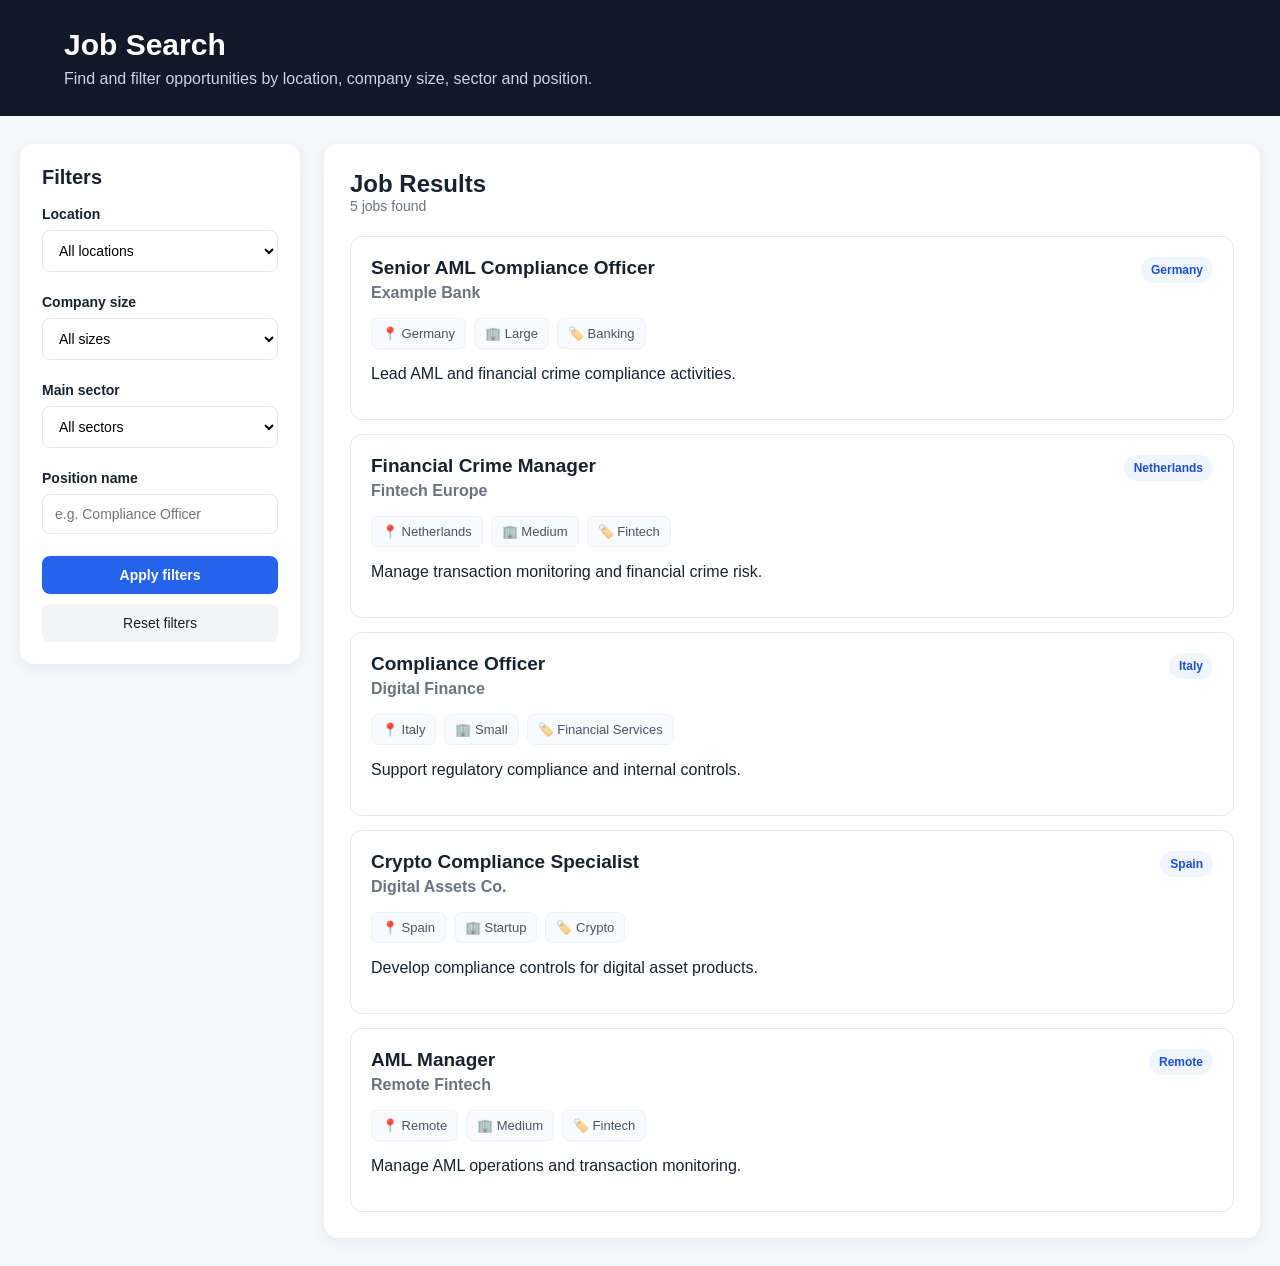
<file: job-discovery-agent 2/static/index.html>
<!DOCTYPE html>
<html lang="en">
<head>
  <meta charset="UTF-8">
  <meta name="viewport" content="width=device-width, initial-scale=1.0">
  <title>Job Search Results</title>
  <style>
    :root {
      --bg: #f5f7fb;
      --panel: #ffffff;
      --text: #182230;
      --muted: #6b7280;
      --line: #e5e7eb;
      --primary: #2563eb;
      --primary-dark: #1d4ed8;
      --chip: #eff6ff;
    }

    * { box-sizing: border-box; }

    body {
      margin: 0;
      font-family: Inter, Arial, sans-serif;
      background: var(--bg);
      color: var(--text);
    }

    header {
      background: #111827;
      color: white;
      padding: 28px 5%;
    }

    header h1 { margin: 0 0 8px; font-size: 30px; }
    header p { margin: 0; color: #cbd5e1; }

    .layout {
      max-width: 1400px;
      margin: 0 auto;
      padding: 28px 20px;
      display: grid;
      grid-template-columns: 280px 1fr;
      gap: 24px;
    }

    .filters, .results-panel {
      background: var(--panel);
      border-radius: 14px;
      box-shadow: 0 4px 18px rgba(15, 23, 42, .06);
    }

    .filters {
      padding: 22px;
      height: fit-content;
      position: sticky;
      top: 20px;
    }

    .filters h2 { margin-top: 0; font-size: 20px; }

    .filter-group { margin: 0 0 22px; }

    .filter-group label {
      display: block;
      font-weight: 700;
      font-size: 14px;
      margin-bottom: 8px;
    }

    input, select {
      width: 100%;
      padding: 11px 12px;
      border: 1px solid var(--line);
      border-radius: 8px;
      background: white;
      font-size: 14px;
    }

    input:focus, select:focus {
      outline: 2px solid #bfdbfe;
      border-color: var(--primary);
    }

    button {
      border: 0;
      border-radius: 8px;
      padding: 11px 14px;
      font-size: 14px;
      cursor: pointer;
    }

    .search-btn {
      width: 100%;
      background: var(--primary);
      color: white;
      font-weight: 700;
      margin-bottom: 10px;
    }

    .search-btn:hover { background: var(--primary-dark); }

    .reset-btn {
      width: 100%;
      background: #f3f4f6;
      color: var(--text);
    }

    .results-panel { padding: 26px; }

    .results-header {
      display: flex;
      justify-content: space-between;
      align-items: center;
      gap: 20px;
      margin-bottom: 22px;
    }

    .results-header h2 { margin: 0; }

    .count { color: var(--muted); font-size: 14px; }

    .job-list {
      display: grid;
      gap: 14px;
    }

    .job-card {
      border: 1px solid var(--line);
      border-radius: 12px;
      padding: 20px;
      transition: .2s ease;
    }

    .job-card:hover {
      border-color: #93c5fd;
      box-shadow: 0 6px 20px rgba(37, 99, 235, .08);
    }

    .job-top {
      display: flex;
      justify-content: space-between;
      gap: 20px;
    }

    .job-title {
      margin: 0 0 5px;
      font-size: 19px;
    }

    .company {
      margin: 0;
      color: var(--muted);
      font-weight: 600;
    }

    .badge {
      background: var(--chip);
      color: var(--primary-dark);
      padding: 6px 10px;
      border-radius: 999px;
      height: fit-content;
      font-size: 12px;
      font-weight: 700;
      white-space: nowrap;
    }

    .job-meta {
      display: flex;
      flex-wrap: wrap;
      gap: 8px;
      margin: 16px 0;
    }

    .meta {
      background: #f8fafc;
      border: 1px solid #eef2f7;
      padding: 7px 10px;
      border-radius: 7px;
      font-size: 13px;
      color: #475569;
    }

    .empty {
      padding: 40px;
      text-align: center;
      color: var(--muted);
    }

    @media (max-width: 850px) {
      .layout { grid-template-columns: 1fr; }
      .filters { position: static; }
    }
  </style>
</head>
<body>

<header>
  <h1>Job Search</h1>
  <p>Find and filter opportunities by location, company size, sector and position.</p>
</header>

<div class="layout">
  <aside class="filters">
    <h2>Filters</h2>

    <div class="filter-group">
      <label for="location">Location</label>
      <select id="location">
        <option value="">All locations</option>
        <option value="Italy">Italy</option>
        <option value="Germany">Germany</option>
        <option value="Netherlands">Netherlands</option>
        <option value="Spain">Spain</option>
        <option value="Remote">Remote</option>
      </select>
    </div>

    <div class="filter-group">
      <label for="companySize">Company size</label>
      <select id="companySize">
        <option value="">All sizes</option>
        <option value="Startup">Startup (1-50)</option>
        <option value="Small">Small (51-200)</option>
        <option value="Medium">Medium (201-1000)</option>
        <option value="Large">Large (1000+)</option>
      </select>
    </div>

    <div class="filter-group">
      <label for="sector">Main sector</label>
      <select id="sector">
        <option value="">All sectors</option>
        <option value="Fintech">Fintech</option>
        <option value="Banking">Banking</option>
        <option value="Compliance">Compliance</option>
        <option value="Financial Services">Financial Services</option>
        <option value="Crypto">Crypto / Digital Assets</option>
        <option value="Technology">Technology</option>
      </select>
    </div>

    <div class="filter-group">
      <label for="position">Position name</label>
      <input id="position" type="text" placeholder="e.g. Compliance Officer">
    </div>

    <button class="search-btn" onclick="applyFilters()">Apply filters</button>
    <button class="reset-btn" onclick="resetFilters()">Reset filters</button>
  </aside>

  <main class="results-panel">
    <div class="results-header">
      <div>
        <h2>Job Results</h2>
        <div class="count" id="count"></div>
      </div>
    </div>

    <section class="job-list" id="jobList"></section>
  </main>
</div>

<script>
const jobs = [
  {
    title: "Senior AML Compliance Officer",
    company: "Example Bank",
    location: "Germany",
    size: "Large",
    sector: "Banking",
    description: "Lead AML and financial crime compliance activities."
  },
  {
    title: "Financial Crime Manager",
    company: "Fintech Europe",
    location: "Netherlands",
    size: "Medium",
    sector: "Fintech",
    description: "Manage transaction monitoring and financial crime risk."
  },
  {
    title: "Compliance Officer",
    company: "Digital Finance",
    location: "Italy",
    size: "Small",
    sector: "Financial Services",
    description: "Support regulatory compliance and internal controls."
  },
  {
    title: "Crypto Compliance Specialist",
    company: "Digital Assets Co.",
    location: "Spain",
    size: "Startup",
    sector: "Crypto",
    description: "Develop compliance controls for digital asset products."
  },
  {
    title: "AML Manager",
    company: "Remote Fintech",
    location: "Remote",
    size: "Medium",
    sector: "Fintech",
    description: "Manage AML operations and transaction monitoring."
  }
];

function renderJobs(items) {
  const list = document.getElementById("jobList");
  const count = document.getElementById("count");

  count.textContent = `${items.length} job${items.length === 1 ? "" : "s"} found`;

  if (!items.length) {
    list.innerHTML = `<div class="empty">No jobs match your current filters.</div>`;
    return;
  }

  list.innerHTML = items.map(job => `
    <article class="job-card">
      <div class="job-top">
        <div>
          <h3 class="job-title">${job.title}</h3>
          <p class="company">${job.company}</p>
        </div>
        <span class="badge">${job.location}</span>
      </div>

      <div class="job-meta">
        <span class="meta">📍 ${job.location}</span>
        <span class="meta">🏢 ${job.size}</span>
        <span class="meta">🏷️ ${job.sector}</span>
      </div>

      <p>${job.description}</p>
    </article>
  `).join("");
}

function applyFilters() {
  const location = document.getElementById("location").value;
  const size = document.getElementById("companySize").value;
  const sector = document.getElementById("sector").value;
  const position = document.getElementById("position").value.trim().toLowerCase();

  const filtered = jobs.filter(job => {
    const locationMatch = !location || job.location === location;
    const sizeMatch = !size || job.size === size;
    const sectorMatch = !sector || job.sector === sector;
    const positionMatch = !position || job.title.toLowerCase().includes(position);

    return locationMatch && sizeMatch && sectorMatch && positionMatch;
  });

  renderJobs(filtered);
}

function resetFilters() {
  document.getElementById("location").value = "";
  document.getElementById("companySize").value = "";
  document.getElementById("sector").value = "";
  document.getElementById("position").value = "";
  renderJobs(jobs);
}

renderJobs(jobs);
</script>

</body>
</html>
</file>
